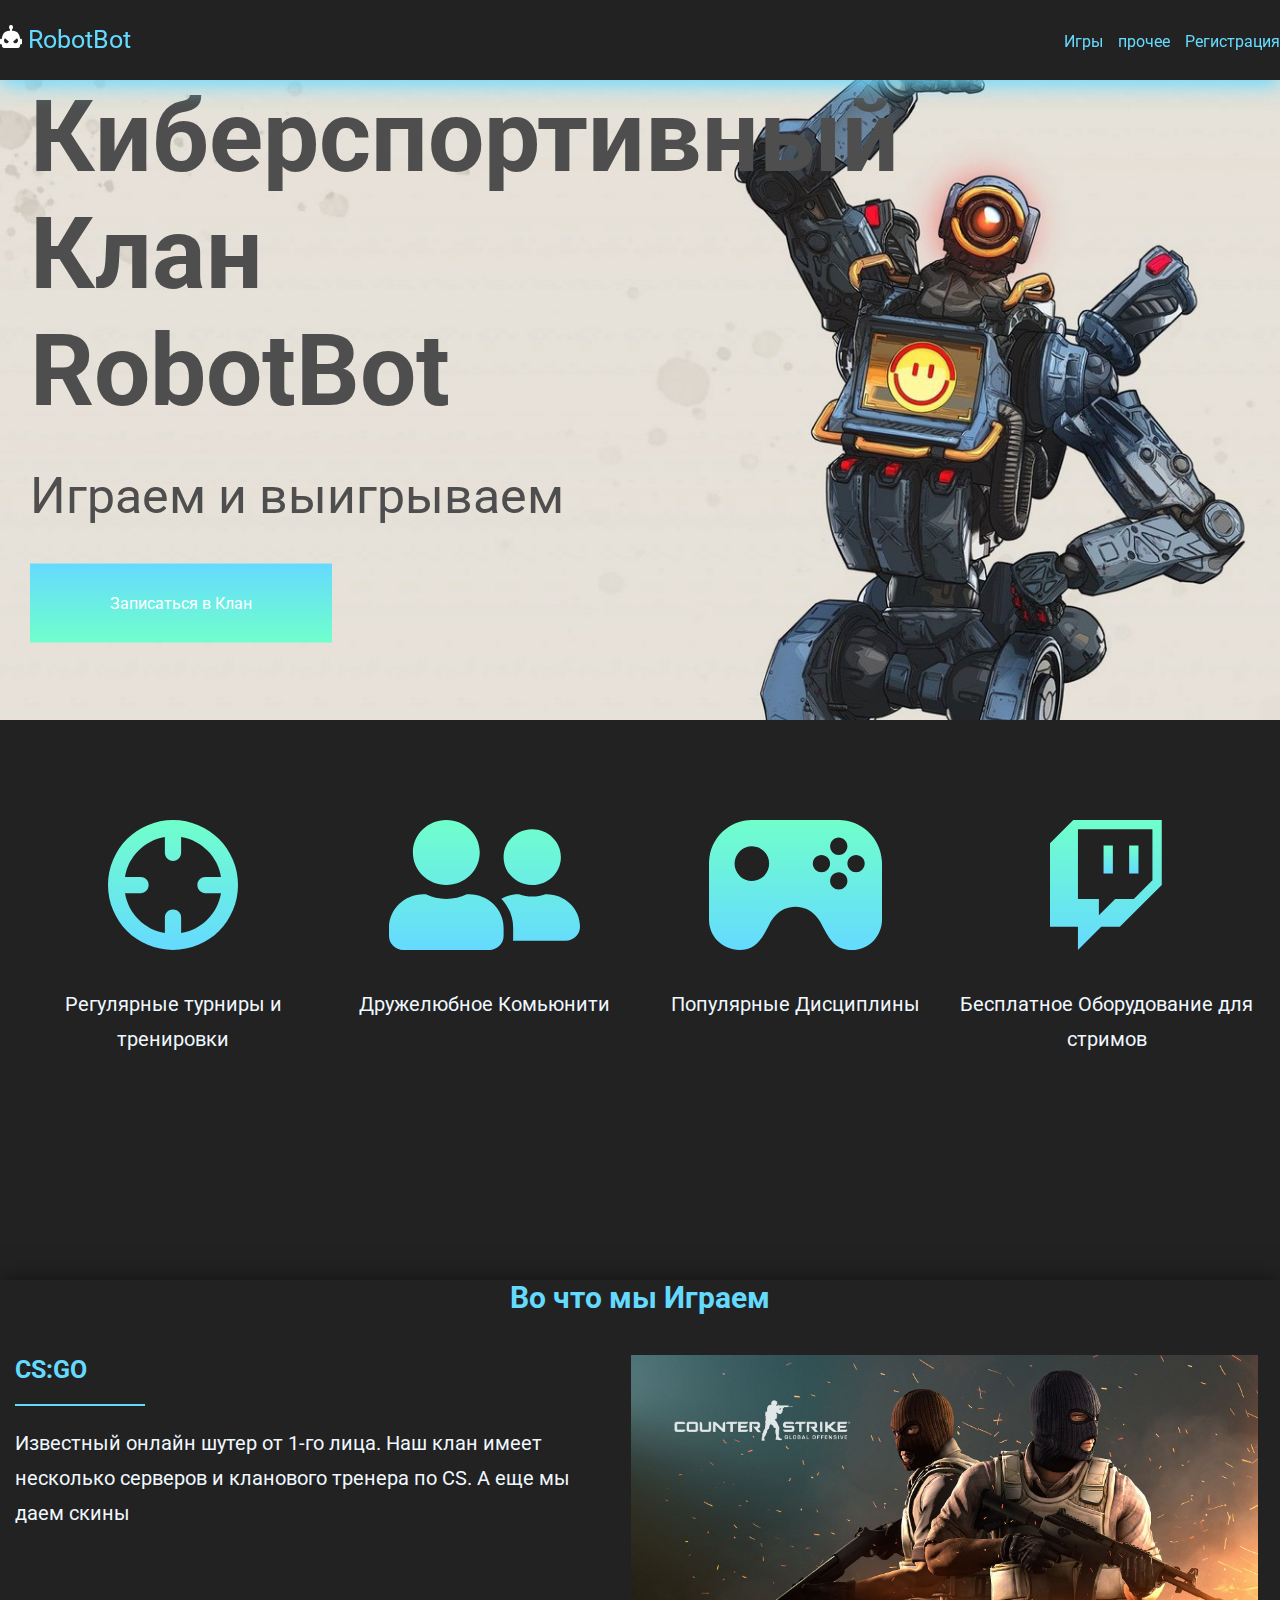
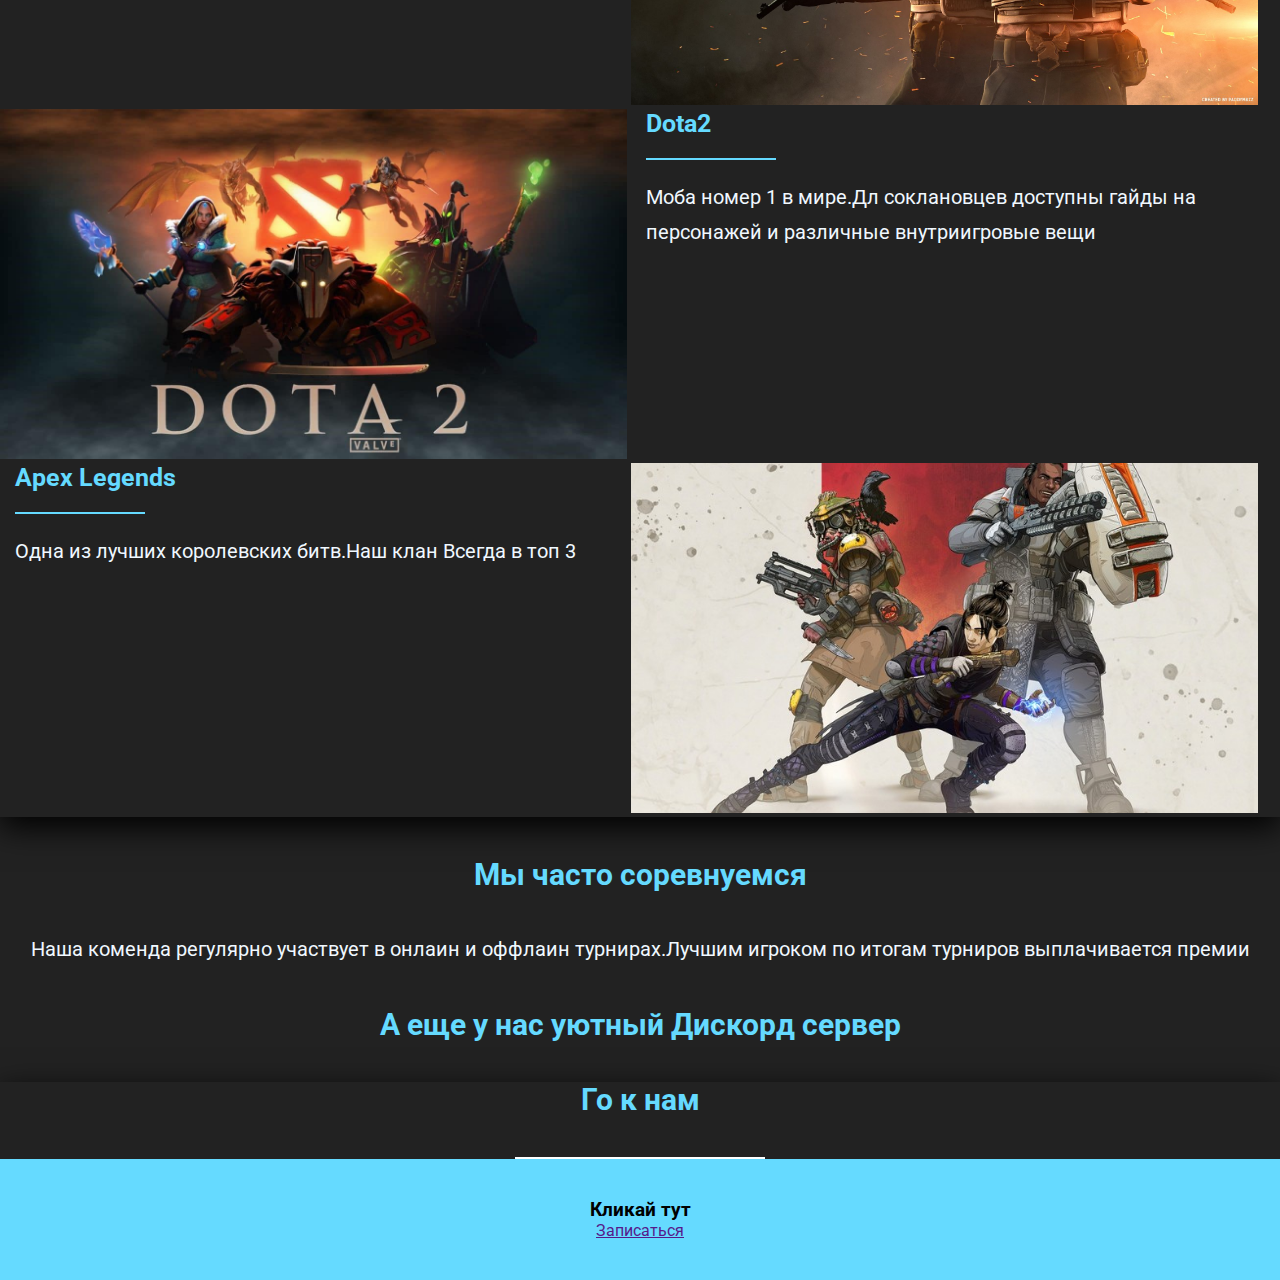
<file: index.html>
<!DOCTYPE html>
<html lang="en">

<head>
    <meta charset="UTF-8">
    <meta http-equiv="X-UA-Compatible" content="IE=edge">
    <meta name="viewport" content="width=device-width, initial-scale=1.0">
    <title>Document</title>
    <link rel="stylesheet" href="style.css">
</head>

<body>
    <div class="menu">
        <div class="conteiner">
            <a class="logo" href="">
                <img src="img/icons/site_logo.svg" alt="">
                <span class=""> RobotBot</span>
            </a>
            <div class="novigetion">
                <a href="">Игры</a>
                <a href="">прочее</a>
                <a href="">Регистрация</a>
            </div>
        </div>
    </div>
    <div class="header">
        <div class="header-conteiner">
            <h1 class="header-title">
                Киберспортивный Клан RobotBot
            </h1>
            <p class="header-sub-title">
                Играем и выигрываем
            </p>
            <a class="header-btn" href="">Записаться в Клан</a>
        </div>
    </div>
    <div class="about">
        <div class="conteiner">
            <div class="about-card">
                <img src="img/icons/scope.svg" alt="">
                <p>
                    Регулярные турниры и тренировки
                </p>
            </div>
            <div class="about-card">
                <img src="img/icons/friendly.svg" alt="">
                <p>
                    Дружелюбное Комьюнити
                </p>
            </div>
            <div class="about-card">
                <img src="img/icons/joystic.svg" alt="">
                <p>
                    Популярные Дисциплины
                </p>
            </div>
            <div class="about-card">
                <img src="img/icons/twitch.svg" alt="">
                <p>
                    Бесплатное Оборудование для стримов
                </p>
            </div>
        </div>
    </div>
    <div class="games">
        <div class="conteiner games-conteiner">
            <h2 class="main-games-tutle">
                Во что мы Играем
            </h2>
            <div class="games-card">
                <div class="games-card-content">
                    <h3 class="games-tutle">
                        CS:GO
                    </h3>
                    <hr class="games-divaider">
                    <p class="games-desc">
                        Известный онлайн шутер от 1-го лица. Наш клан имеет несколько серверов и кланового тренера по
                        CS. А еще мы даем скины
                    </p>
                </div>
                <div class="games-card-img csgo">

                </div>
            </div>

            <div class="games-card">
                <div class="games-card-img dota">

                </div>
                <div class="games-card-content">
                    <h3 class="games-tutle">
                        Dota2
                    </h3>
                    <hr class="games-divaider">
                    <p class="games-desc">
                        Моба номер 1 в мире.Дл соклановцев доступны гайды на персонажей и различные внутриигровые вещи
                    </p>
                </div>

            </div>
            <div class="games-card">
                <div class="games-card-content">
                    <h3 class="games-tutle">
                        Apex Legends
                    </h3>
                    <hr class="games-divaider">
                    <p class="games-desc">
                        Одна из лучших королевских битв.Наш клан Всегда в топ 3
                    </p>
                </div>
                <div class="games-card-img apex">

                </div>
            </div>
        </div>
    </div>
    <div class="last-subtitle">
        <h3 class="last-subtitle-tutle">
            Мы часто соревнуемся
        </h3>
        <p>
            Наша коменда регулярно участвует в онлаин и оффлаин турнирах.Лучшим игроком по итогам турниров выплачивается
            премии
        </p>
        <h3 class="last-subtitle-tutle">
            А еще у нас уютный Дискорд сервер
        </h3>
        <div class="last-subtitle-buttom">
            <h3 class="last-subtitle-tutle">
                Го к нам
            </h3>
            <hr class="last-subtitle-line">
            <div class="buttom">
                <h3 class="">
                    Кликай тут
                </h3>
                <a href="">Записаться</a>
            </div>
        </div>
    </div>
</body>

</html>
</file>
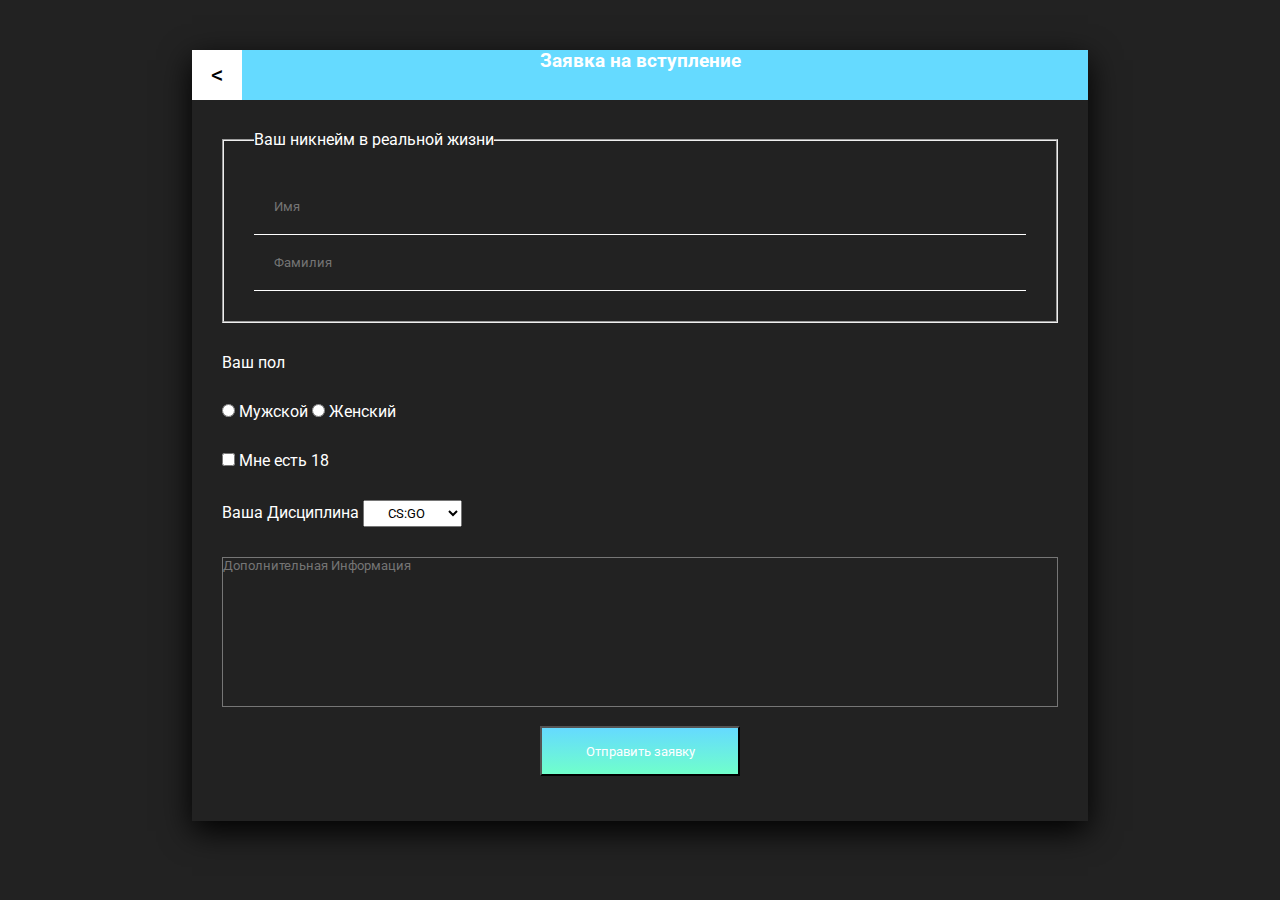
<file: form.html>
<!DOCTYPE html>
<html lang="en">

<head>
    <meta charset="UTF-8">
    <meta http-equiv="X-UA-Compatible" content="IE=edge">
    <meta name="viewport" content="width=device-width, initial-scale=1.0">
    <title>Document</title>
    <link rel="stylesheet" href="form.css">
</head>

<body>
    <form action="">
        <div class="form-head">
            <a class="btn-back" href="">&#60;</a>
            <h3 class="form-tutle">Заявка на вступление</h3>
        </div>
        <div class="form-body">
            <fieldset>
                <legend>Ваш никнейм в реальной жизни</legend>
                <input class="fname" type="text" placeholder="Имя">
                <input class="sname" type="text" placeholder="Фамилия">
            </fieldset>
            <p class="input-head" >
                Ваш пол
            </p>
            <div class="input-wraper">
                <input type="radio" name="gender">
                <label for="">Мужской</label>
                <input type="radio" name="gender">
                <label for="">Женский</label>
            </div>
            <div class="input-wraper">
                <input   type="checkbox">
                <label  for="">Мне есть 18</label>
            </div>
            <div class="input-wraper">
                <label for="">Ваша Дисциплина</label>
                <select name="" id="">
                    <option value="">CS:GO</option>
                    <option value="">Dota 2</option>
                    <option value="">Apex</option>
                </select>
            </div>
            <textarea placeholder="Дополнительная Информация" ></textarea>
            <button>Отправить заявку</button>
        </div>
    </form>
</body>

</html>
</file>
<file: style.css>
@import url('https://fonts.googleapis.com/css2?family=Roboto:wght@300;400;700&display=swap');
  *{
    font-family: 'Roboto', sans-serif;
    margin: 0;
    padding: 0;
    box-sizing: border-box;
}
body{
    background-color: #222222;
}
.menu {
    background-color: #222222;
    position: fixed;
    top: 0;
    left: 0;
    width: 100%;
    height: 80px;
    box-shadow: 0 5px 20px #65daff;
    line-height: 80px;
    z-index: 40;
}

.conteiner {
    max-width: 1300px;
    margin: 0 auto;

}

.novigetion {
    float: right;
    font-size: 20px;

}

.logo {
    text-decoration: none;
    font-size: 25px;
    color: #65daff;
    transition: 0.5s;

}

.logo:hover {
    text-shadow: 0 0 20px #65daff;
}

.novigetion a {
    font-size: 16px;
    color: #65daff;
    text-decoration: none;
    margin-left: 10px;
    transition: 0.5s;
}
.novigetion a:hover{
    text-shadow: 0 0 20px #65daff;
}
.header{
    background-image: url(img/apex-legends-pathfinder-robot-emoticons-saluting-futuristic.jpg);
    height: 80vh;
    position: relative;
    background-position: center;
    background-repeat: no-repeat;
    background-size: cover;
}

.header-conteiner {
position: absolute;
left: 0;
top: 50%;
transform: translateY(-50%);
padding-left: 30px;
width: 50%;
}
.header-title {
    font-size: 100px;
    color: #4e4e4e;
}
.header-sub-title {
    font-size: 50px;
    color: #4e4e4e;
    margin: 50px 0;
}
.header-btn {
    color: white;
    text-decoration: none;
    background: linear-gradient( #65daff, #70ffcb) ;
    display: block;
    text-align: center;
    padding: 30px 80px;
    width: fit-content;
}
.about {
    margin: 100px 0;
    height: 40vh;
    color: #65daff;
    text-align: center;
}
.about-card {
    display: inline-block;
    font-size: 30px;
width: 24%;
height: 250px;
vertical-align: top;
}
.about-card img{
    height: 130px;
    margin-bottom: 30px;
}
.games {
 
}
.games-conteiner {
    box-shadow: 0 10px 30px black;
}
.games-card {
    
}
.games-card-content {
    width: 49%;
    display: inline-block;
    vertical-align: top;
    padding:  0 15px;
}

.games-tutle {
    color: #65daff;
    font-size: 25px;
}
.games-divaider {
    background-color: #65daff;
    height: 1.5px;
    border: none;
    width: 130px;
    margin: 20px 0;
}
.games-desc {
    color: aliceblue;
   font-size: 20px;
   line-height: 35px;
}

.csgo {
background-image: url(img/csgo.jpg);


}
.dota{
    background-image: url(img/dota2.jpg);

}
.apex{
    background-image: url(img/apex.jpg);
    
}
.games-card-img{
    height: 350px;
    width: 49%;
    position: relative;
    background-position: center;
    background-repeat: no-repeat;
    background-size: cover;
    display: inline-block;
}
.main-games-tutle{
    text-align: center;
    margin: 40px;
    color: #65daff;
    font-size: 30px;
}
.last-subtitle {
    text-align: center;
}
.last-subtitle-tutle {
    text-align: center;
    margin: 40px;
    color: #65daff;
    font-size: 30px;
}
.last-subtitle-buttom {
    box-shadow: 0 10px 30px black;
   
}
.buttom {
    background-color: #65daff;
    padding: 40px 200px;
}
p{
    color: aliceblue;
   font-size: 20px;
   line-height: 35px;
}
.last-subtitle-line{
    height: 1.5px;
    border: none;
    width: 250px;
    margin: 0 auto;
    background-color: white;
    
}
</file>
<file: form.css>
@import url('https://fonts.googleapis.com/css2?family=Roboto:wght@300;400;700&display=swap');
*{
  font-family: 'Roboto', sans-serif;
  margin: 0;
  padding: 0;
  box-sizing: border-box;
}
body{
  background-color: #222222;

}
.form-head{
    background-color: #65daff;
    position: relative;
    height: 50px;
}
.btn-back {
    background-color: white;
    color: black;
    text-decoration: none;
    font-size: 25px;
    height: 50px;
    display: block;
    width: 50px;
    text-align: center;
    line-height: 50px;
    position: absolute;
    top: 0;
    left: 0;
    transition: 0.5s;
}
.form-tutle {
    text-align: center;
    color: white;
}
.btn-back:hover{
    background-color: black;
    color: white;
}
.btn-back:active{
    background-color: greenyellow;
}
form{
    box-shadow: 0 10px 30px black;
    width: 70%;
    margin: 50px auto;
    color: white;
    
}
fieldset{
    padding: 30px;

}
input{


}
.fname,.sname{
    padding: 20px;
    width: 100%;
    background:none ;
    border: none;
    border-bottom: 1px solid white ;
   outline: none;
   color: white;
}
.form-body{
    padding: 30px;
    
}
.input-head{
    margin:   30px 0;
}
.input-wraper{

    margin:   30px 0;
}
select{
    padding: 4px 20px;
}
textarea{
    width: 100%; 
    height: 150px; 
    resize: none;
    background-color: #222222;
    color: white;
}
button{
    text-align: center;
    width: 200px;
    height: 50px;
    background: linear-gradient( #65daff, #70ffcb) ;
    color: white;
    margin: 15px auto;
    display: block;
    
}
</file>
